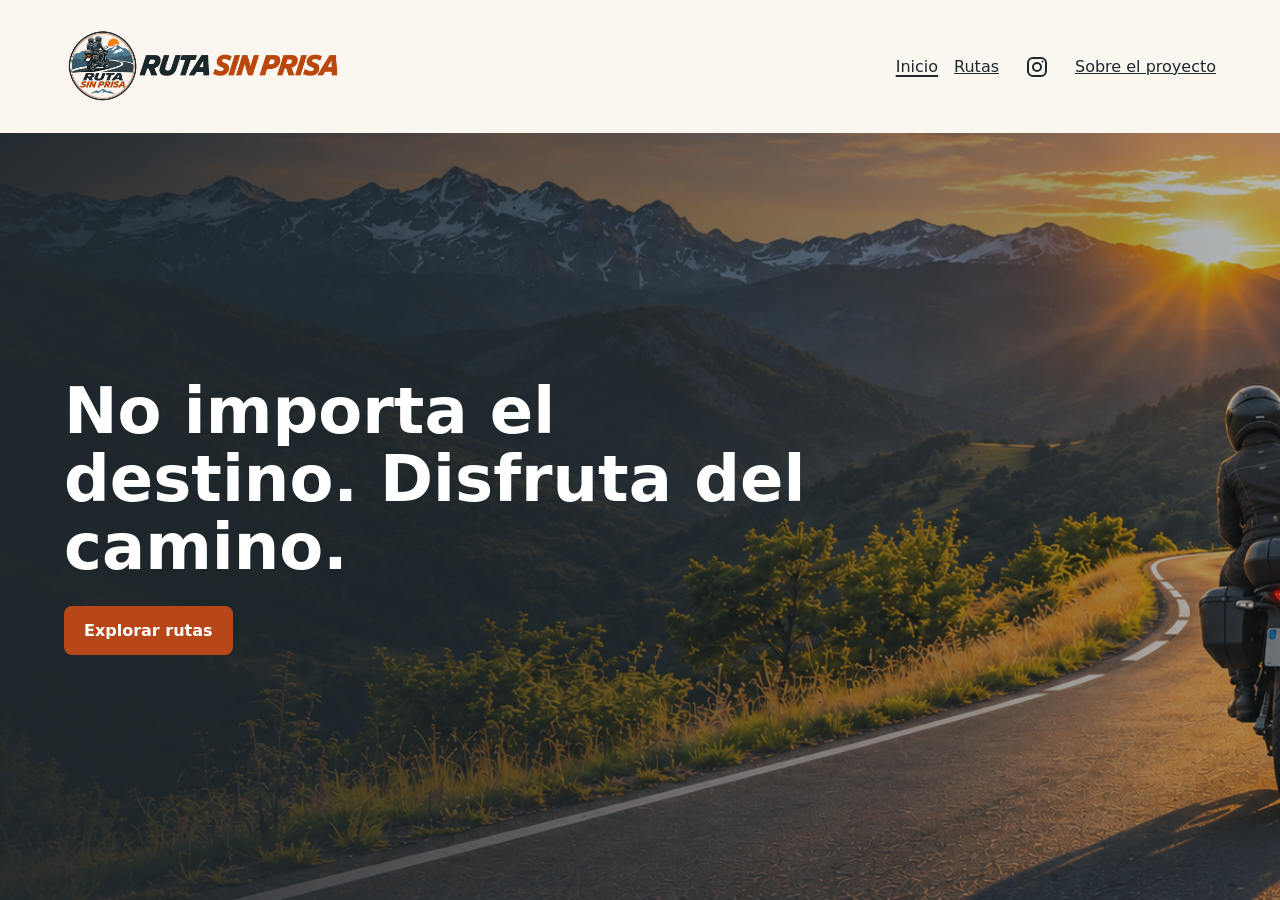
<file: index.html>
<!doctype html>
<html lang="es">
<head>
  <meta charset="utf-8">
  <meta name="viewport" content="width=device-width, initial-scale=1">
  <meta name="description" content="Rutas en moto por Cataluña y más allá.">
  <title>Inicio | Ruta Sin Prisa</title>
  <link rel="stylesheet" href="estilos.css">
</head>
<body>
  <header class="site-header">
    <a class="brand" href="./"><img src="cabecera.png" width="280" height="93" alt="Ruta Sin Prisa"></a>
    <nav aria-label="Navegación principal">
      <a href="./" aria-current="page">Inicio</a>
      <a href="rutas.html">Rutas</a>
      <a class="instagram" href="https://www.instagram.com/ruta.sin.prisa?dmpr=MTUwZTVkbjl3a2gwZQ%3D%3D&amp;utm_source=qr" aria-label="Ruta Sin Prisa en Instagram" title="Instagram">
        <svg width="24" height="24" viewBox="0 0 24 24" fill="none" stroke="currentColor" stroke-width="2" aria-hidden="true" focusable="false">
          <rect x="3" y="3" width="18" height="18" rx="5"/>
          <circle cx="12" cy="12" r="4"/>
          <circle cx="17.5" cy="6.5" r="1" fill="currentColor" stroke="none"/>
        </svg>
      </a>
      <a href="proyecto.html">Sobre el proyecto</a>
    </nav>
  </header>
  <main class="landscape home">
    <h1>No importa el destino. Disfruta del camino.</h1>
    <a class="button" href="rutas.html">Explorar rutas</a>
  </main>
</body>
</html>
</file>
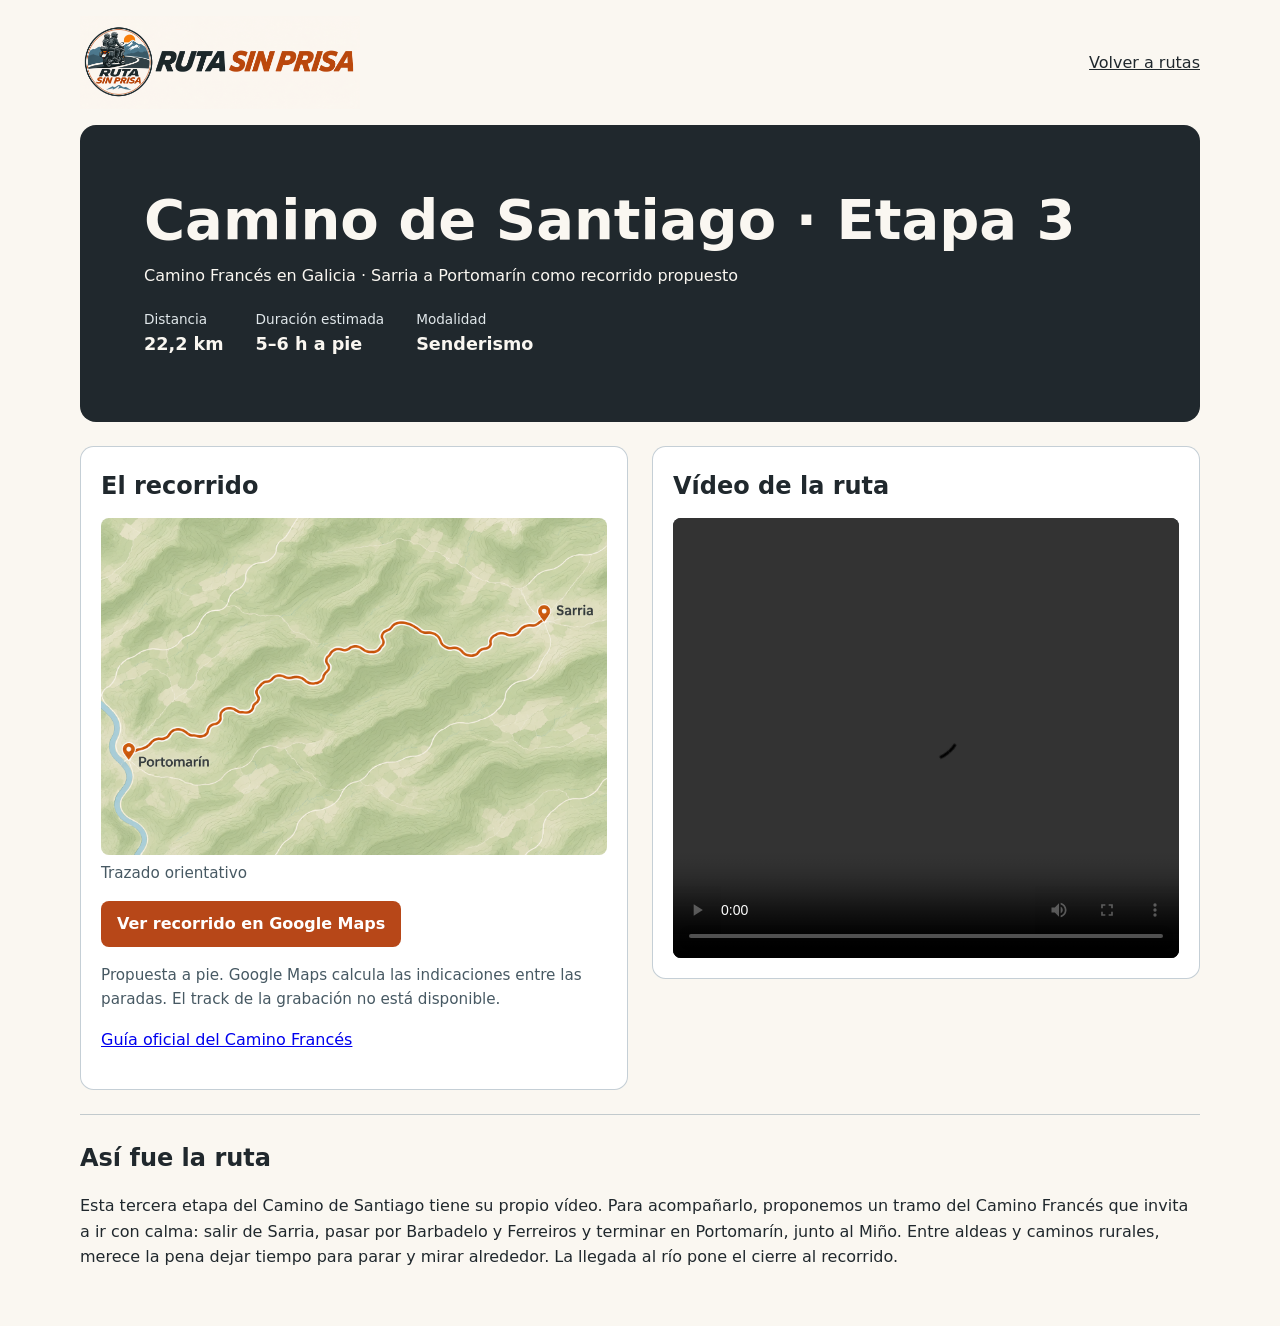
<file: camino-santiago-etapa-3.html>
<!doctype html>
<html lang="es">
<head>
  <meta charset="utf-8">
  <meta name="viewport" content="width=device-width, initial-scale=1">
  <meta name="description" content="Vídeo de la etapa 3 del Camino de Santiago y propuesta de recorrido entre Sarria y Portomarín.">
  <title>Camino de Santiago · Etapa 3 | Ruta Sin Prisa</title>
  <style>
    * { box-sizing: border-box; }
    body { margin: 0; background: #faf7f1; color: #20282d; font: 1rem/1.6 system-ui, sans-serif; }
    header, main { width: min(1120px, 90%); margin: auto; }
    header { display: flex; flex-wrap: wrap; gap: .75rem 1.5rem; align-items: center; justify-content: space-between; padding: 1rem 0; }
    header img { display: block; width: min(280px, 80vw); height: auto; }
    header a { color: inherit; }
    .intro { background: #20282d; color: #faf7f1; padding: clamp(1.5rem, 6vw, 4rem); border-radius: 1rem; }
    .intro p { margin: 0; }
    .route-facts { display: flex; flex-wrap: wrap; gap: .75rem 2rem; margin: 1.25rem 0 0; }
    .route-facts dt { font-size: .85rem; color: #e1e8eb; }
    .route-facts dd { margin: 0; font-size: 1.1rem; font-weight: 700; }
    h1 { font-size: clamp(2rem, 5vw, 3.5rem); line-height: 1.1; margin: 0 0 .75rem; }
    h2 { margin: 0 0 .75rem; }
    .media { display: grid; grid-template-columns: repeat(auto-fit, minmax(min(100%, 21rem), 1fr)); gap: 1.5rem; margin: 1.5rem 0; align-items: start; }
    .panel { background: #fff; border: 1px solid #52708455; border-radius: .85rem; padding: 1.25rem; }
    .route-map { margin: 0 0 1rem; }
    .route-map img { display: block; width: 100%; height: auto; border-radius: .5rem; }
    .route-map figcaption { margin-top: .35rem; }
    .button { display: inline-block; background: #b74718; color: #fff; border-radius: .5rem; padding: .65rem 1rem; text-decoration: none; font-weight: 700; }
    .note { color: #475963; font-size: .95rem; }
    video { display: block; width: 100%; height: clamp(280px, 52vw, 440px); background: #20282d; border-radius: .5rem; }
    .story { border-top: 1px solid #52708455; padding: 1.5rem 0 2.5rem; }
  </style>
</head>
<body>
  <header>
    <a href="./"><img src="cabecera.png" alt="Ruta Sin Prisa"></a>
    <nav aria-label="Navegación principal"><a href="rutas.html">Volver a rutas</a></nav>
  </header>
  <main>
    <section class="intro">
      <h1>Camino de Santiago · Etapa 3</h1>
      <p>Camino Francés en Galicia · Sarria a Portomarín como recorrido propuesto</p>
      <dl class="route-facts" aria-label="Datos del recorrido propuesto">
        <div><dt>Distancia</dt><dd>22,2 km</dd></div>
        <div><dt>Duración estimada</dt><dd>5–6 h a pie</dd></div>
        <div><dt>Modalidad</dt><dd>Senderismo</dd></div>
      </dl>
    </section>
    <div class="media">
      <section class="panel">
        <h2>El recorrido</h2>
        <figure class="route-map">
          <img src="mapa-sarria-portomarin.png" width="1536" height="1024" alt="Mapa ilustrativo del recorrido entre Sarria y Portomarín, marcado en naranja">
          <figcaption class="note">Trazado orientativo</figcaption>
        </figure>
        <a class="button" href="https://www.google.com/maps/dir/?api=1&amp;origin=Sarria%2C%20Lugo&amp;destination=Portomar%C3%ADn%2C%20Lugo&amp;waypoints=Barbadelo%2C%20Lugo%7CFerreiros%2C%20Paradela&amp;travelmode=walking">Ver recorrido en Google Maps</a>
        <p class="note">Propuesta a pie. Google Maps calcula las indicaciones entre las paradas. El track de la grabación no está disponible.</p>
        <p><a href="https://www.caminodesantiago.gal/documents/17639/885411/Camino%20Franc%C3%A9s?version=1.4">Guía oficial del Camino Francés</a></p>
      </section>
      <section class="panel">
        <h2>Vídeo de la ruta</h2>
        <video controls playsinline preload="metadata" aria-label="Camino de Santiago, etapa 3">
          <source src="Camino%20Santiago%20etapa%203.mp4" type="video/mp4">
          <a href="Camino%20Santiago%20etapa%203.mp4">Abrir el vídeo</a>
        </video>
      </section>
    </div>
    <section class="story">
      <h2>Así fue la ruta</h2>
      <p>Esta tercera etapa del Camino de Santiago tiene su propio vídeo. Para acompañarlo, proponemos un tramo del Camino Francés que invita a ir con calma: salir de Sarria, pasar por Barbadelo y Ferreiros y terminar en Portomarín, junto al Miño. Entre aldeas y caminos rurales, merece la pena dejar tiempo para parar y mirar alrededor. La llegada al río pone el cierre al recorrido.</p>
    </section>
  </main>
</body>
</html>
</file>
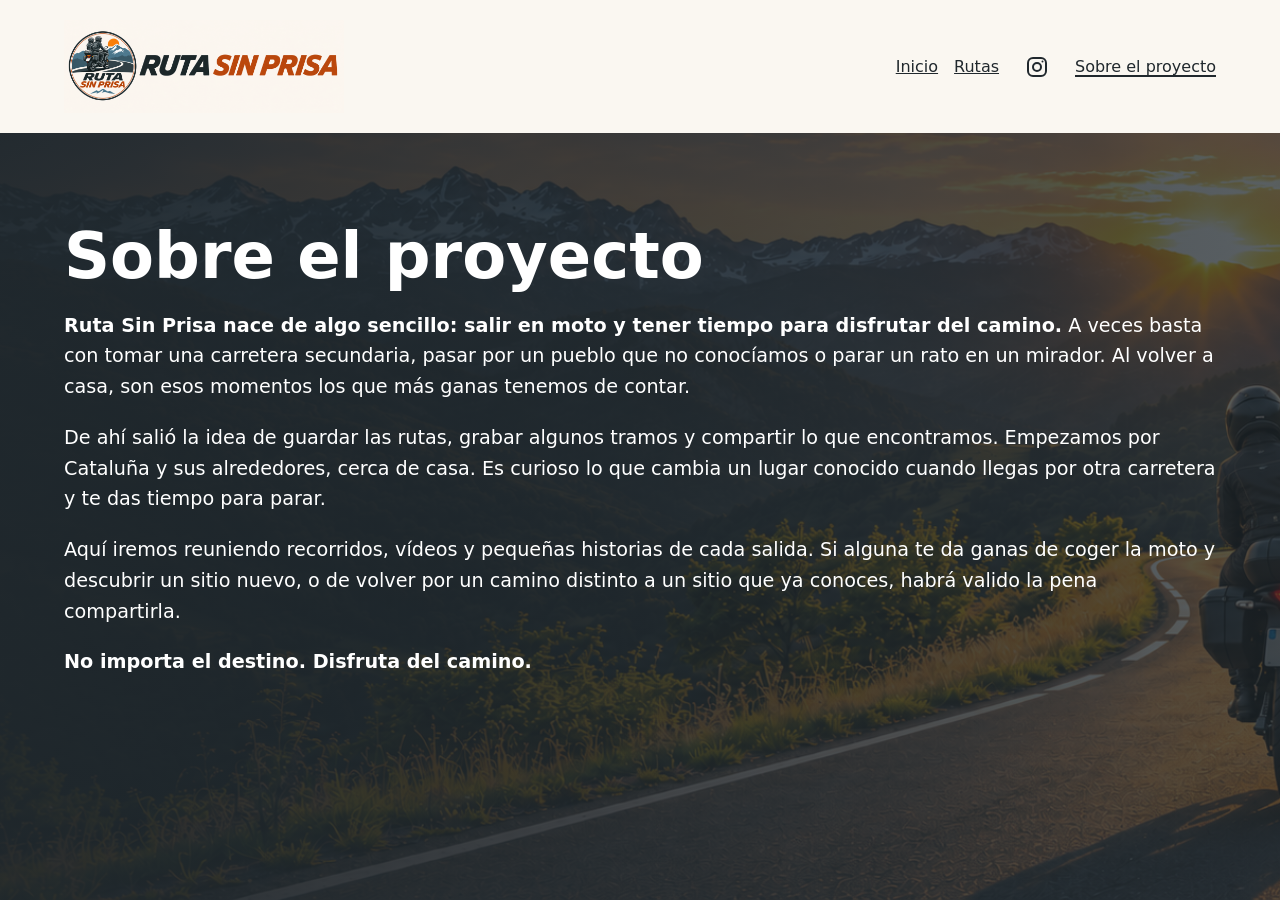
<file: proyecto.html>
<!doctype html>
<html lang="es">
<head>
  <meta charset="utf-8">
  <meta name="viewport" content="width=device-width, initial-scale=1">
  <meta name="description" content="Rutas en moto por Cataluña y más allá.">
  <title>Sobre el proyecto | Ruta Sin Prisa</title>
  <link rel="stylesheet" href="estilos.css">
</head>
<body>
  <header class="site-header">
    <a class="brand" href="./"><img src="cabecera.png" width="280" height="93" alt="Ruta Sin Prisa"></a>
    <nav aria-label="Navegación principal">
      <a href="./">Inicio</a>
      <a href="rutas.html">Rutas</a>
      <a class="instagram" href="https://www.instagram.com/ruta.sin.prisa?dmpr=MTUwZTVkbjl3a2gwZQ%3D%3D&amp;utm_source=qr" aria-label="Ruta Sin Prisa en Instagram" title="Instagram">
        <svg width="24" height="24" viewBox="0 0 24 24" fill="none" stroke="currentColor" stroke-width="2" aria-hidden="true" focusable="false">
          <rect x="3" y="3" width="18" height="18" rx="5"/>
          <circle cx="12" cy="12" r="4"/>
          <circle cx="17.5" cy="6.5" r="1" fill="currentColor" stroke="none"/>
        </svg>
      </a>
      <a href="proyecto.html" aria-current="page">Sobre el proyecto</a>
    </nav>
  </header>
  <main class="landscape story">
    <h1>Sobre el proyecto</h1>
    <p><strong>Ruta Sin Prisa nace de algo sencillo: salir en moto y tener tiempo para disfrutar del camino.</strong> A veces basta con tomar una carretera secundaria, pasar por un pueblo que no conocíamos o parar un rato en un mirador. Al volver a casa, son esos momentos los que más ganas tenemos de contar.</p>
    <p>De ahí salió la idea de guardar las rutas, grabar algunos tramos y compartir lo que encontramos. Empezamos por Cataluña y sus alrededores, cerca de casa. Es curioso lo que cambia un lugar conocido cuando llegas por otra carretera y te das tiempo para parar.</p>
    <p>Aquí iremos reuniendo recorridos, vídeos y pequeñas historias de cada salida. Si alguna te da ganas de coger la moto y descubrir un sitio nuevo, o de volver por un camino distinto a un sitio que ya conoces, habrá valido la pena compartirla.</p>
    <p><strong>No importa el destino. Disfruta del camino.</strong></p>
  </main>
</body>
</html>
</file>
<file: estilos.css>
* { box-sizing: border-box; }

body {
  margin: 0;
  min-height: 100vh;
  display: flex;
  flex-direction: column;
  background: #faf7f1;
  color: #20282d;
  font: 1rem/1.6 system-ui, sans-serif;
}

.site-header {
  padding: 1.25rem max(5vw, 1rem);
  display: flex;
  align-items: center;
  justify-content: space-between;
  flex-wrap: wrap;
  gap: .5rem 1rem;
}

.site-header nav { display: flex; align-items: center; flex-wrap: wrap; gap: .25rem 1rem; }
.site-header a { color: inherit; }
.site-header a[aria-current="page"] { text-decoration-thickness: 2px; text-underline-offset: .18em; }
.brand img { display: block; width: min(280px, 80vw); height: auto; }
.instagram { display: grid; min-width: 44px; min-height: 44px; place-items: center; }

.landscape {
  flex: 1;
  padding: clamp(3rem, 7vw, 7rem) max(5vw, 1rem);
  color: #fff;
  background: linear-gradient(90deg, #20282dee, #20282d55), url("portada-dos-personas.png") center / cover #20282d;
}

h1 { margin: 0 0 1.25rem; font-size: clamp(2.25rem, 5vw, 4.75rem); line-height: 1.06; }
.home { display: grid; align-content: center; justify-items: start; padding-block: clamp(4rem, 10vw, 9rem); }
.home h1 { max-width: 18ch; margin-bottom: 1.5rem; }
.button { padding: .75rem 1.25rem; background: #b74718; color: #fff; border-radius: .5rem; font-weight: 700; text-decoration: none; }

.route-grid {
  display: grid;
  grid-template-columns: repeat(auto-fill, minmax(min(100%, 15rem), 18rem));
  gap: 1.25rem;
  list-style: none;
  padding: 0;
  margin: 2rem 0 0;
}

.route-card {
  position: relative;
  display: flex;
  aspect-ratio: 1;
  align-items: end;
  isolation: isolate;
  overflow: hidden;
  border-radius: .75rem;
  background: #20282d;
  color: #fff;
  text-decoration: none;
}

.route-card img, .route-card::after { position: absolute; inset: 0; width: 100%; height: 100%; }
.route-card img { z-index: -2; object-fit: cover; }
.route-card::after { z-index: -1; content: ""; background: linear-gradient(0deg, #20282d 0%, transparent 76%); }
.route-card span { padding: 1rem; font-size: 1.25rem; font-weight: 700; }
.route-card:hover span { text-decoration: underline; }

.route-catalog {
  display: grid;
  grid-template-columns: minmax(0, 1fr) minmax(0, 1.2fr);
  align-items: start;
  gap: 1.5rem;
}
.route-catalog .route-grid { margin: 0; }
.map-panel { padding: 1rem; border-radius: .75rem; background: #faf7f1; color: #20282d; }
.map-panel h2 { margin: 0 0 .75rem; font-size: 1.3rem; }
#mapa-rutas { height: clamp(18rem, 40vw, 27rem); border-radius: .5rem; }

.story {
  background-image: linear-gradient(90deg, #20282df2, #20282dbd), url("portada-dos-personas.png");
}
.story p { font-size: clamp(1rem, 1.5vw, 1.25rem); margin: 0 0 1.25rem; }

@media (max-width: 640px) {
  .landscape { background-position: 65% center; }
  .site-header { padding-block: .75rem; }
  .route-catalog { grid-template-columns: 1fr; }
}
</file>
